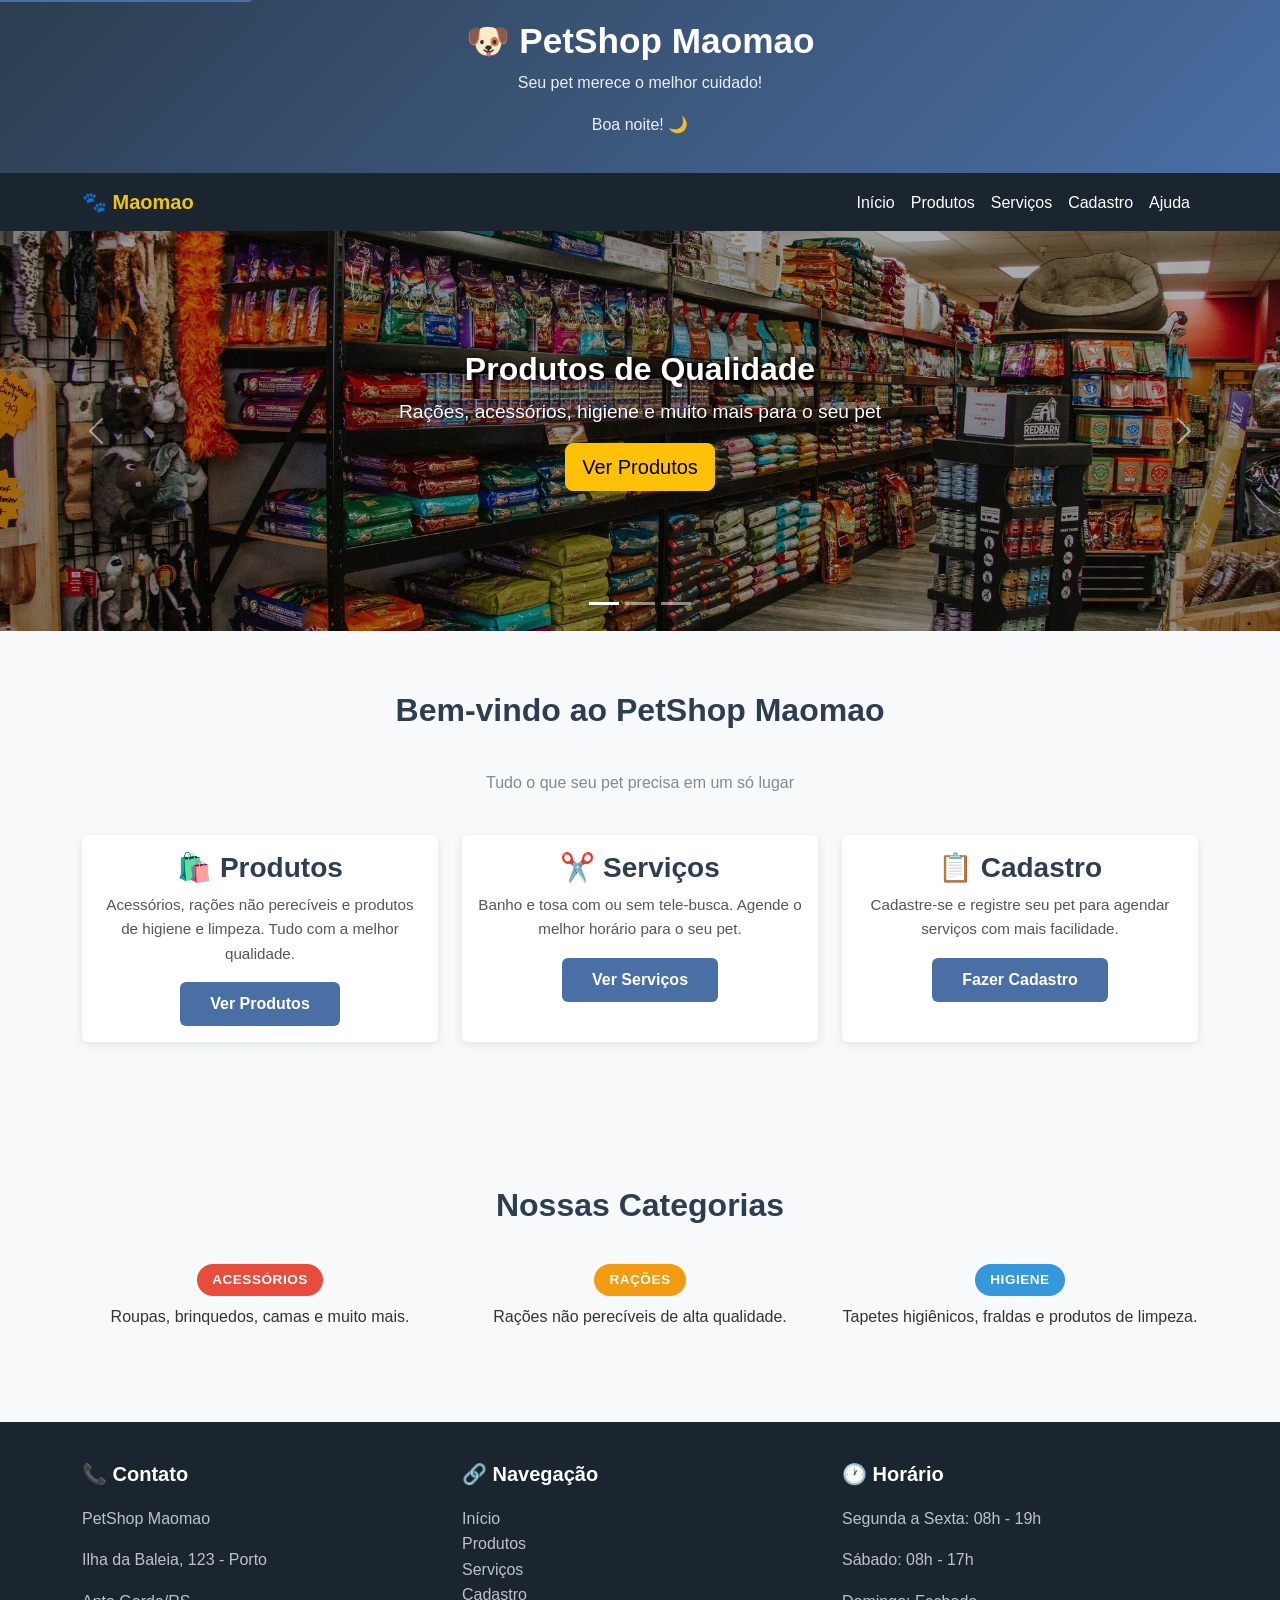
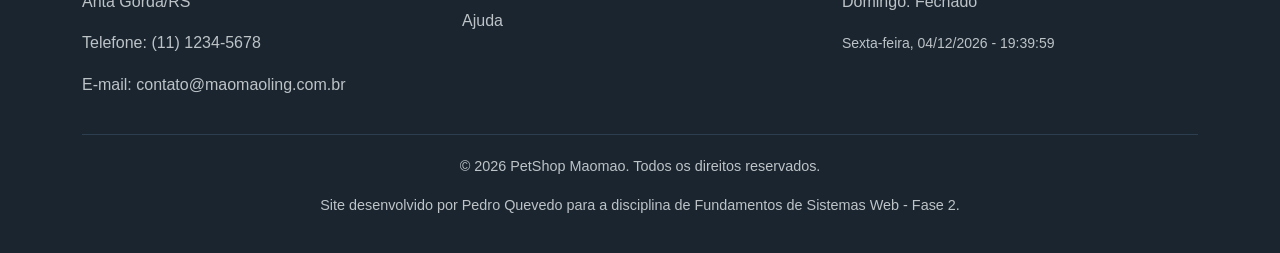
<file: index.html>
<!DOCTYPE html>
<html lang="pt-BR">
<head>
    <meta charset="UTF-8">
    <meta name="viewport" content="width=device-width, initial-scale=1.0">
    <title>PetShop Maomao - Página Inicial</title>

    <!-- ===== BOOTSTRAP 5 CSS (via CDN) ===== -->
    <link href="https://cdn.jsdelivr.net/npm/bootstrap@5.3.0/dist/css/bootstrap.min.css" rel="stylesheet">
    <!-- ===== CSS PERSONALIZADO ===== -->
    <link href="css/style.css" rel="stylesheet">
</head>
<body>

    <!-- ===== SKIP LINK (ACESSIBILIDADE) ===== -->
    <!-- Permite que leitores de tela pulem direto para o conteúdo principal -->
    <a href="#conteudo-principal" class="skip-link">Pular para o conteúdo principal</a>

    <!-- ===== CABEÇALHO ===== -->
    <header class="header-bg text-center">
        <div class="container">
            <h1>🐶 PetShop Maomao</h1>
            <p>Seu pet merece o melhor cuidado!</p>
            <!-- Saudação dinâmica (preenchida via JavaScript) -->
            <p id="saudacao" aria-live="polite"></p>
        </div>
    </header>

    <!-- ===== MENU DE NAVEGAÇÃO (Bootstrap Navbar) ===== -->
    <nav class="navbar navbar-expand-lg navbar-dark navbar-maomao sticky-top">
        <div class="container">
            <a class="navbar-brand" href="index.html">🐾 Maomao</a>
            <button class="navbar-toggler" type="button" data-bs-toggle="collapse"
                    data-bs-target="#navbarNav" aria-controls="navbarNav"
                    aria-expanded="false" aria-label="Abrir menu de navegação">
                <span class="navbar-toggler-icon"></span>
            </button>
            <div class="collapse navbar-collapse" id="navbarNav">
                <ul class="navbar-nav ms-auto">
                    <li class="nav-item">
                        <a class="nav-link active" aria-current="page" href="index.html">Início</a>
                    </li>
                    <li class="nav-item">
                        <a class="nav-link" href="produtos.html">Produtos</a>
                    </li>
                    <li class="nav-item">
                        <a class="nav-link" href="servicos.html">Serviços</a>
                    </li>
                    <li class="nav-item">
                        <a class="nav-link" href="cadastro.html">Cadastro</a>
                    </li>
                    <li class="nav-item">
                        <a class="nav-link" href="ajuda.html">Ajuda</a>
                    </li>
                </ul>
            </div>
        </div>
    </nav>

    <!-- ===== CONTEÚDO PRINCIPAL ===== -->
    <main id="conteudo-principal">

        <!-- ===== CARROSSEL DE BANNERS (Bootstrap Carousel) ===== -->
        <!-- Atributos alt com audiodescrição para acessibilidade -->
        <div id="carouselMaomao" class="carousel slide carousel-fade"
             data-bs-ride="carousel" data-bs-interval="4000">
            <!-- Indicadores do carrossel -->
            <div class="carousel-indicators">
                <button type="button" data-bs-target="#carouselMaomao"
                        data-bs-slide-to="0" class="active"
                        aria-label="Slide 1: Produtos do petshop"></button>
                <button type="button" data-bs-target="#carouselMaomao"
                        data-bs-slide-to="1"
                        aria-label="Slide 2: Serviços de banho e tosa"></button>
                <button type="button" data-bs-target="#carouselMaomao"
                        data-bs-slide-to="2"
                        aria-label="Slide 3: Cadastro de clientes"></button>
            </div>

            <!-- Slides do carrossel -->
            <div class="carousel-inner">
                <!-- Slide 1: Produtos -->
                <div class="carousel-item active">
                    <img src="imagens/banner1.jpg" class="d-block w-100"
                         alt="Banner mostrando diversos produtos para pets incluindo racoes, brinquedos e acessorios dispostos em prateleiras de uma petshop com iluminacao clara">
                    <div class="carousel-caption">
                        <h3>Produtos de Qualidade</h3>
                        <p>Rações, acessórios, higiene e muito mais para o seu pet</p>
                        <a href="produtos.html" class="btn btn-warning btn-lg">Ver Produtos</a>
                    </div>
                </div>

                <!-- Slide 2: Serviços -->
                <div class="carousel-item">
                    <img src="imagens/banner2.jpg" class="d-block w-100"
                         alt="Banner mostrando um cachorro recebendo banho e tosa em um salao de petshop com profissional gentil secando o pelo do animal">
                    <div class="carousel-caption">
                        <h3>Banho e Tosa</h3>
                        <p>Serviços completos com ou sem tele-busca para sua comodidade</p>
                        <a href="servicos.html" class="btn btn-warning btn-lg">Agendar Serviço</a>
                    </div>
                </div>

                <!-- Slide 3: Cadastro -->
                <div class="carousel-item">
                    <img src="imagens/banner3.jpg" class="d-block w-100"
                         alt="Banner mostrando uma pessoa sorrindo abraçando seu cachorro, representando o vinculo entre dono e pet ao se cadastrar no petshop">
                    <div class="carousel-caption">
                        <h3>Faça seu Cadastro</h3>
                        <p>Cadastre-se e garanta o melhor cuidado para o seu melhor amigo</p>
                        <a href="cadastro.html" class="btn btn-warning btn-lg">Cadastrar</a>
                    </div>
                </div>
            </div>

            <!-- Controles de navegação do carrossel -->
            <button class="carousel-control-prev" type="button"
                    data-bs-target="#carouselMaomao" data-bs-slide="prev">
                <span class="carousel-control-prev-icon" aria-hidden="true"></span>
                <span class="visually-hidden">Anterior</span>
            </button>
            <button class="carousel-control-next" type="button"
                    data-bs-target="#carouselMaomao" data-bs-slide="next">
                <span class="carousel-control-next-icon" aria-hidden="true"></span>
                <span class="visually-hidden">Próximo</span>
            </button>
        </div>

        <!-- ===== SEÇÃO DE BOAS-VINDAS ===== -->
        <section class="section-padding">
            <div class="container">
                <h2 class="section-title">Bem-vindo ao PetShop Maomao</h2>
                <p class="section-subtitle">Tudo o que seu pet precisa em um só lugar</p>

                <div class="row text-center">
                    <!-- Card: Produtos -->
                    <div class="col-md-4 mb-4">
                        <div class="card card-produto">
                            <div class="card-body">
                                <h3 class="card-title">🛍️ Produtos</h3>
                                <p class="card-text">
                                    Acessórios, rações não perecíveis e produtos
                                    de higiene e limpeza. Tudo com a melhor qualidade.
                                </p>
                                <a href="produtos.html" class="btn btn-maomao">
                                    Ver Produtos
                                </a>
                            </div>
                        </div>
                    </div>

                    <!-- Card: Serviços -->
                    <div class="col-md-4 mb-4">
                        <div class="card card-produto">
                            <div class="card-body">
                                <h3 class="card-title">✂️ Serviços</h3>
                                <p class="card-text">
                                    Banho e tosa com ou sem tele-busca.
                                    Agende o melhor horário para o seu pet.
                                </p>
                                <a href="servicos.html" class="btn btn-maomao">
                                    Ver Serviços
                                </a>
                            </div>
                        </div>
                    </div>

                    <!-- Card: Cadastro -->
                    <div class="col-md-4 mb-4">
                        <div class="card card-produto">
                            <div class="card-body">
                                <h3 class="card-title">📋 Cadastro</h3>
                                <p class="card-text">
                                    Cadastre-se e registre seu pet para agendar
                                    serviços com mais facilidade.
                                </p>
                                <a href="cadastro.html" class="btn btn-maomao">
                                    Fazer Cadastro
                                </a>
                            </div>
                        </div>
                    </div>
                </div>
            </div>
        </section>

        <!-- ===== SEÇÃO DE CATEGORIAS ===== -->
        <section class="section-padding bg-light">
            <div class="container">
                <h2 class="section-title">Nossas Categorias</h2>
                <div class="row">
                    <div class="col-md-4 text-center mb-3">
                        <span class="categoria-badge badge-acessorios">Acessórios</span>
                        <p class="mt-2">Roupas, brinquedos, camas e muito mais.</p>
                    </div>
                    <div class="col-md-4 text-center mb-3">
                        <span class="categoria-badge badge-racoes">Rações</span>
                        <p class="mt-2">Rações não perecíveis de alta qualidade.</p>
                    </div>
                    <div class="col-md-4 text-center mb-3">
                        <span class="categoria-badge badge-higiene">Higiene</span>
                        <p class="mt-2">Tapetes higiênicos, fraldas e produtos de limpeza.</p>
                    </div>
                </div>
            </div>
        </section>
    </main>

    <!-- ===== RODAPÉ ===== -->
    <footer class="footer-bg">
        <div class="container">
            <div class="row">
                <!-- Coluna 1: Contato -->
                <div class="col-md-4">
                    <h5>📞 Contato</h5>
                    <address>
                        <p>PetShop Maomao</p>
                        <p>Ilha da Baleia, 123 - Porto</p>
                        <p>Anta Gorda/RS</p>
                        <p>Telefone: (11) 1234-5678</p>
                        <p>E-mail: contato@maomaoling.com.br</p>
                    </address>
                </div>

                <!-- Coluna 2: Navegação -->
                <div class="col-md-4">
                    <h5>🔗 Navegação</h5>
                    <ul class="list-unstyled">
                        <li><a href="index.html">Início</a></li>
                        <li><a href="produtos.html">Produtos</a></li>
                        <li><a href="servicos.html">Serviços</a></li>
                        <li><a href="cadastro.html">Cadastro</a></li>
                        <li><a href="ajuda.html">Ajuda</a></li>
                    </ul>
                </div>

                <!-- Coluna 3: Horário de Funcionamento -->
                <div class="col-md-4">
                    <h5>🕐 Horário</h5>
                    <p>Segunda a Sexta: 08h - 19h</p>
                    <p>Sábado: 08h - 17h</p>
                    <p>Domingo: Fechado</p>
                    <!-- Data e hora atual (atualizada via JavaScript) -->
                    <p><small id="data-hora" aria-label="Data e hora atual"></small></p>
                </div>
            </div>

            <!-- Direitos autorais -->
            <div class="footer-copyright">
                <p>&copy; 2026 PetShop Maomao. Todos os direitos reservados.</p>
                <p>Site desenvolvido por Pedro Quevedo para a disciplina de Fundamentos de Sistemas Web - Fase 2.</p>
            </div>
        </div>
    </footer>

    <!-- ===== BOOTSTRAP 5 JS (via CDN) ===== -->
    <script src="https://cdn.jsdelivr.net/npm/bootstrap@5.3.0/dist/js/bootstrap.bundle.min.js"></script>
    <!-- ===== JAVASCRIPT PERSONALIZADO ===== -->
    <script src="js/script.js"></script>
</body>
</html>
</file>
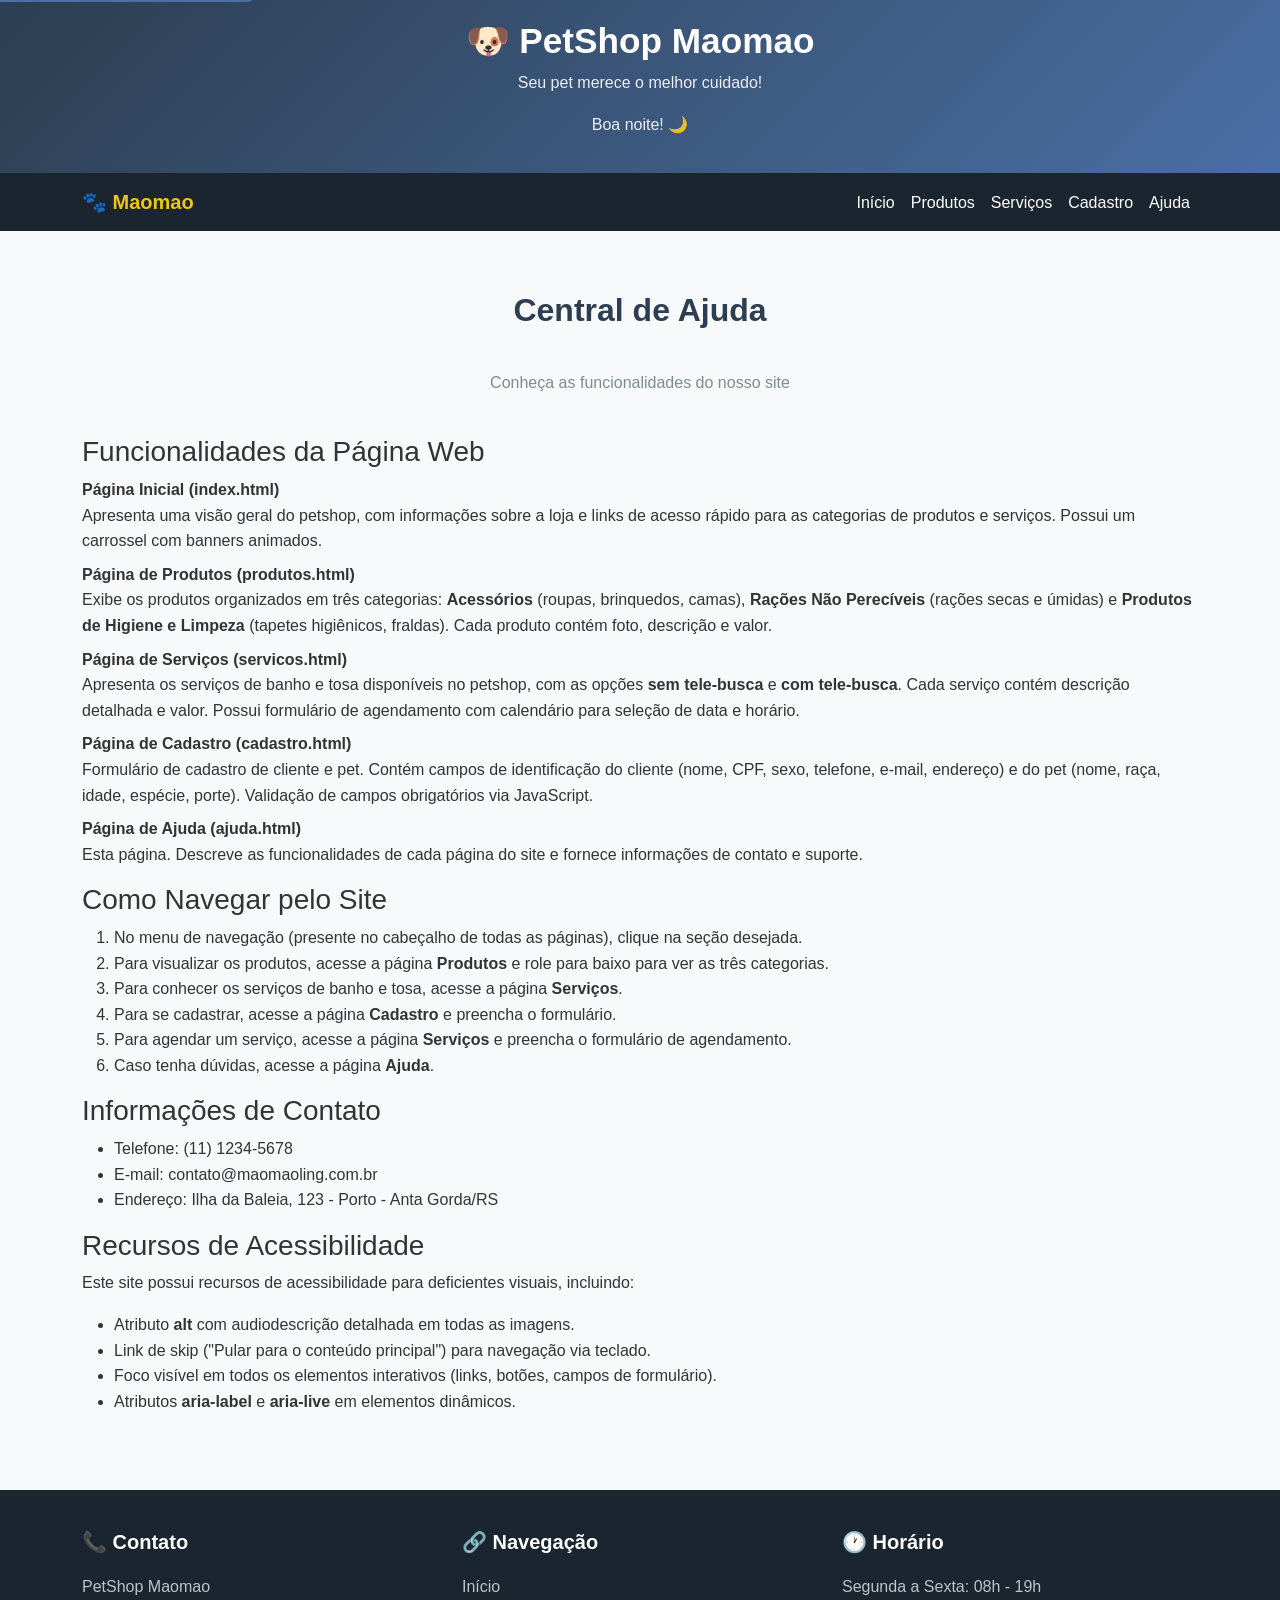
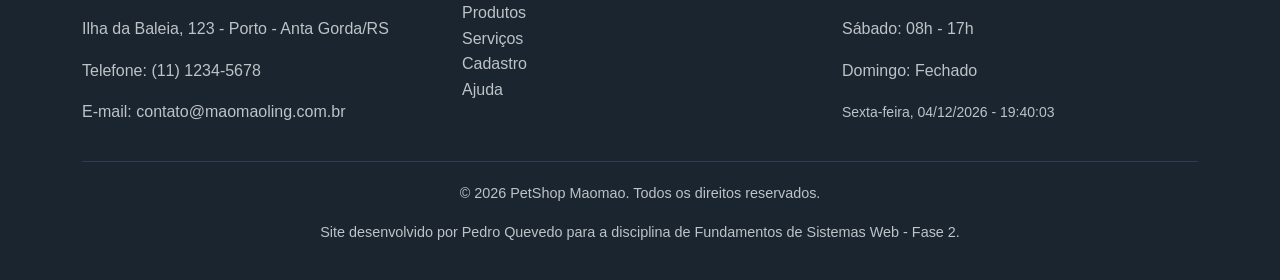
<file: ajuda.html>
<!DOCTYPE html>
<html lang="pt-BR">
<head>
    <meta charset="UTF-8">
    <meta name="viewport" content="width=device-width, initial-scale=1.0">
    <title>PetShop Maomao - Ajuda</title>

    <!-- ===== BOOTSTRAP 5 CSS ===== -->
    <link href="https://cdn.jsdelivr.net/npm/bootstrap@5.3.0/dist/css/bootstrap.min.css" rel="stylesheet">
    <!-- ===== CSS PERSONALIZADO ===== -->
    <link href="css/style.css" rel="stylesheet">
</head>
<body>

    <!-- ===== SKIP LINK (ACESSIBILIDADE) ===== -->
    <a href="#conteudo-principal" class="skip-link">Pular para o conteúdo principal</a>

    <!-- ===== CABEÇALHO ===== -->
    <header class="header-bg text-center">
        <div class="container">
            <h1>🐶 PetShop Maomao</h1>
            <p>Seu pet merece o melhor cuidado!</p>
            <p id="saudacao" aria-live="polite"></p>
        </div>
    </header>

    <!-- ===== MENU DE NAVEGAÇÃO ===== -->
    <nav class="navbar navbar-expand-lg navbar-dark navbar-maomao sticky-top">
        <div class="container">
            <a class="navbar-brand" href="index.html">🐾 Maomao</a>
            <button class="navbar-toggler" type="button" data-bs-toggle="collapse"
                    data-bs-target="#navbarNav" aria-controls="navbarNav"
                    aria-expanded="false" aria-label="Abrir menu de navegação">
                <span class="navbar-toggler-icon"></span>
            </button>
            <div class="collapse navbar-collapse" id="navbarNav">
                <ul class="navbar-nav ms-auto">
                    <li class="nav-item"><a class="nav-link" href="index.html">Início</a></li>
                    <li class="nav-item"><a class="nav-link" href="produtos.html">Produtos</a></li>
                    <li class="nav-item"><a class="nav-link" href="servicos.html">Serviços</a></li>
                    <li class="nav-item"><a class="nav-link" href="cadastro.html">Cadastro</a></li>
                    <li class="nav-item"><a class="nav-link active" aria-current="page" href="ajuda.html">Ajuda</a></li>
                </ul>
            </div>
        </div>
    </nav>

    <!-- ===== CONTEÚDO PRINCIPAL ===== -->
    <main id="conteudo-principal" class="section-padding">
        <div class="container">
            <h2 class="section-title">Central de Ajuda</h2>
            <p class="section-subtitle">Conheça as funcionalidades do nosso site</p>

            <h3>Funcionalidades da Página Web</h3>
            <dl>
                <dt>Página Inicial (index.html)</dt>
                <dd>
                    Apresenta uma visão geral do petshop, com informações sobre
                    a loja e links de acesso rápido para as categorias de produtos
                    e serviços. Possui um carrossel com banners animados.
                </dd>

                <dt>Página de Produtos (produtos.html)</dt>
                <dd>
                    Exibe os produtos organizados em três categorias:
                    <strong>Acessórios</strong> (roupas, brinquedos, camas),
                    <strong>Rações Não Perecíveis</strong> (rações secas e úmidas) e
                    <strong>Produtos de Higiene e Limpeza</strong> (tapetes higiênicos,
                    fraldas). Cada produto contém foto, descrição e valor.
                </dd>

                <dt>Página de Serviços (servicos.html)</dt>
                <dd>
                    Apresenta os serviços de banho e tosa disponíveis no petshop,
                    com as opções <strong>sem tele-busca</strong> e
                    <strong>com tele-busca</strong>. Cada serviço contém descrição
                    detalhada e valor. Possui formulário de agendamento com
                    calendário para seleção de data e horário.
                </dd>

                <dt>Página de Cadastro (cadastro.html)</dt>
                <dd>
                    Formulário de cadastro de cliente e pet. Contém campos de
                    identificação do cliente (nome, CPF, sexo, telefone, e-mail,
                    endereço) e do pet (nome, raça, idade, espécie, porte).
                    Validação de campos obrigatórios via JavaScript.
                </dd>

                <dt>Página de Ajuda (ajuda.html)</dt>
                <dd>
                    Esta página. Descreve as funcionalidades de cada página do site
                    e fornece informações de contato e suporte.
                </dd>
            </dl>

            <h3>Como Navegar pelo Site</h3>
            <ol>
                <li>No menu de navegação (presente no cabeçalho de todas as páginas), clique na seção desejada.</li>
                <li>Para visualizar os produtos, acesse a página <strong>Produtos</strong> e role para baixo para ver as três categorias.</li>
                <li>Para conhecer os serviços de banho e tosa, acesse a página <strong>Serviços</strong>.</li>
                <li>Para se cadastrar, acesse a página <strong>Cadastro</strong> e preencha o formulário.</li>
                <li>Para agendar um serviço, acesse a página <strong>Serviços</strong> e preencha o formulário de agendamento.</li>
                <li>Caso tenha dúvidas, acesse a página <strong>Ajuda</strong>.</li>
            </ol>

            <h3>Informações de Contato</h3>
            <ul>
                <li>Telefone: (11) 1234-5678</li>
                <li>E-mail: contato@maomaoling.com.br</li>
                <li>Endereço: Ilha da Baleia, 123 - Porto - Anta Gorda/RS</li>
            </ul>

            <h3>Recursos de Acessibilidade</h3>
            <p>
                Este site possui recursos de acessibilidade para deficientes visuais,
                incluindo:
            </p>
            <ul>
                <li>Atributo <strong>alt</strong> com audiodescrição detalhada em todas as imagens.</li>
                <li>Link de skip ("Pular para o conteúdo principal") para navegação via teclado.</li>
                <li>Foco visível em todos os elementos interativos (links, botões, campos de formulário).</li>
                <li>Atributos <strong>aria-label</strong> e <strong>aria-live</strong> em elementos dinâmicos.</li>
            </ul>
        </div>
    </main>

    <!-- ===== RODAPÉ ===== -->
    <footer class="footer-bg">
        <div class="container">
            <div class="row">
                <div class="col-md-4">
                    <h5>📞 Contato</h5>
                    <address>
                        <p>PetShop Maomao</p>
                        <p>Ilha da Baleia, 123 - Porto - Anta Gorda/RS</p>
                        <p>Telefone: (11) 1234-5678</p>
                        <p>E-mail: contato@maomaoling.com.br</p>
                    </address>
                </div>
                <div class="col-md-4">
                    <h5>🔗 Navegação</h5>
                    <ul class="list-unstyled">
                        <li><a href="index.html">Início</a></li>
                        <li><a href="produtos.html">Produtos</a></li>
                        <li><a href="servicos.html">Serviços</a></li>
                        <li><a href="cadastro.html">Cadastro</a></li>
                        <li><a href="ajuda.html">Ajuda</a></li>
                    </ul>
                </div>
                <div class="col-md-4">
                    <h5>🕐 Horário</h5>
                    <p>Segunda a Sexta: 08h - 19h</p>
                    <p>Sábado: 08h - 17h</p>
                    <p>Domingo: Fechado</p>
                    <p><small id="data-hora" aria-label="Data e hora atual"></small></p>
                </div>
            </div>
            <div class="footer-copyright">
                <p>&copy; 2026 PetShop Maomao. Todos os direitos reservados.</p>
                <p>Site desenvolvido por Pedro Quevedo para a disciplina de Fundamentos de Sistemas Web - Fase 2.</p>
            </div>
        </div>
    </footer>

    <script src="https://cdn.jsdelivr.net/npm/bootstrap@5.3.0/dist/js/bootstrap.bundle.min.js"></script>
    <script src="js/script.js"></script>
</body>
</html>
</file>
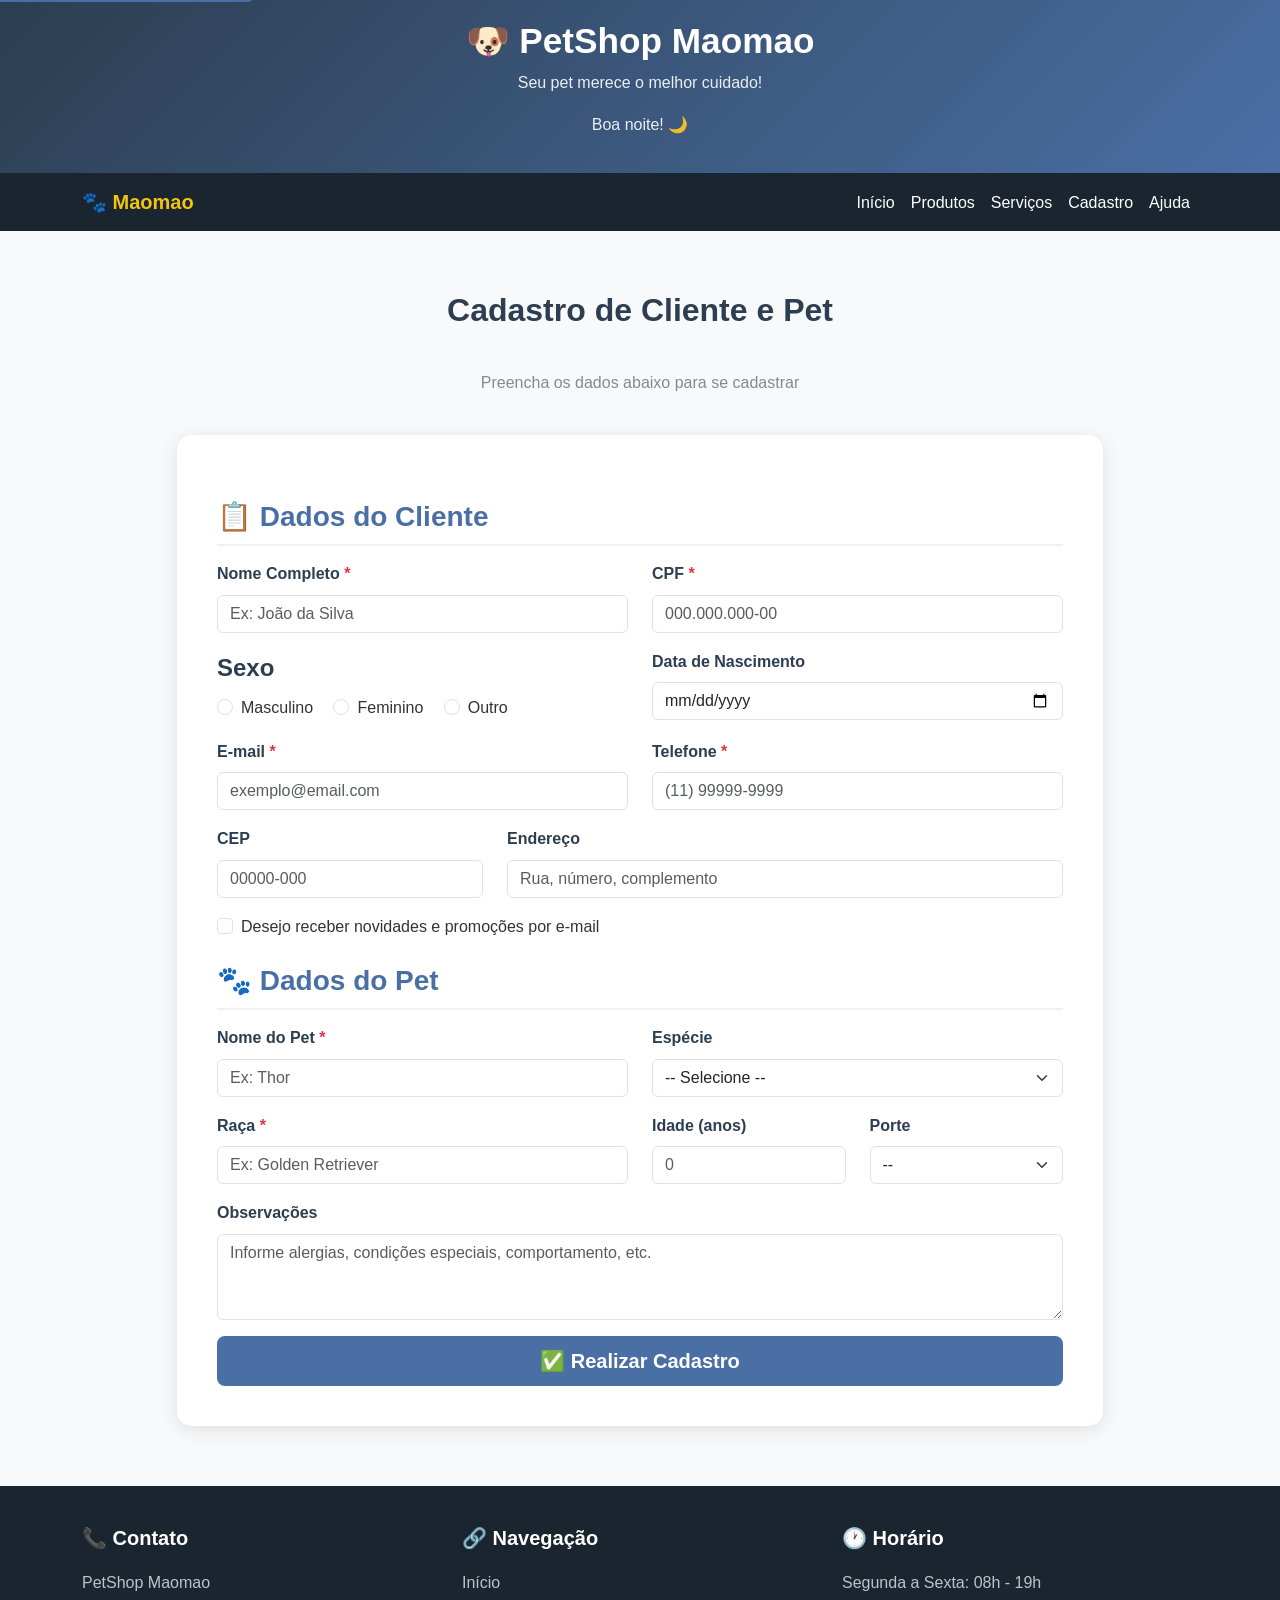
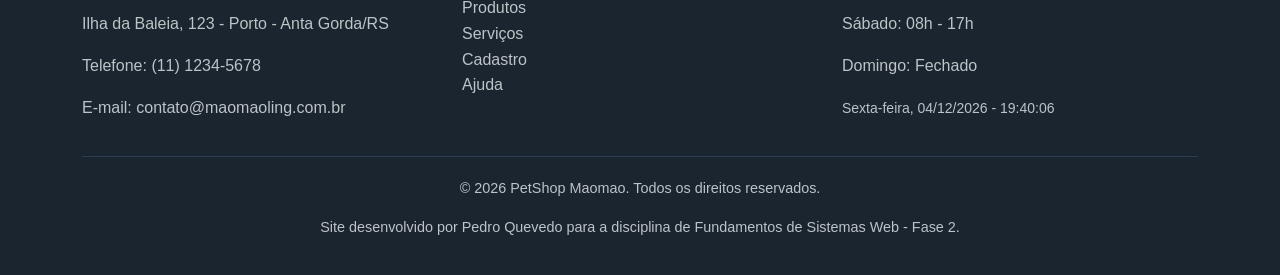
<file: cadastro.html>
<!DOCTYPE html>
<html lang="pt-BR">
<head>
    <meta charset="UTF-8">
    <meta name="viewport" content="width=device-width, initial-scale=1.0">
    <title>PetShop Maomao - Cadastro</title>

    <!-- ===== BOOTSTRAP 5 CSS ===== -->
    <link href="https://cdn.jsdelivr.net/npm/bootstrap@5.3.0/dist/css/bootstrap.min.css" rel="stylesheet">
    <!-- ===== CSS PERSONALIZADO ===== -->
    <link href="css/style.css" rel="stylesheet">
</head>
<body>

    <!-- ===== SKIP LINK (ACESSIBILIDADE) ===== -->
    <a href="#conteudo-principal" class="skip-link">Pular para o conteúdo principal</a>

    <!-- ===== CABEÇALHO ===== -->
    <header class="header-bg text-center">
        <div class="container">
            <h1>🐶 PetShop Maomao</h1>
            <p>Seu pet merece o melhor cuidado!</p>
            <p id="saudacao" aria-live="polite"></p>
        </div>
    </header>

    <!-- ===== MENU DE NAVEGAÇÃO ===== -->
    <nav class="navbar navbar-expand-lg navbar-dark navbar-maomao sticky-top">
        <div class="container">
            <a class="navbar-brand" href="index.html">🐾 Maomao</a>
            <button class="navbar-toggler" type="button" data-bs-toggle="collapse"
                    data-bs-target="#navbarNav" aria-controls="navbarNav"
                    aria-expanded="false" aria-label="Abrir menu de navegação">
                <span class="navbar-toggler-icon"></span>
            </button>
            <div class="collapse navbar-collapse" id="navbarNav">
                <ul class="navbar-nav ms-auto">
                    <li class="nav-item"><a class="nav-link" href="index.html">Início</a></li>
                    <li class="nav-item"><a class="nav-link" href="produtos.html">Produtos</a></li>
                    <li class="nav-item"><a class="nav-link" href="servicos.html">Serviços</a></li>
                    <li class="nav-item"><a class="nav-link active" aria-current="page" href="cadastro.html">Cadastro</a></li>
                    <li class="nav-item"><a class="nav-link" href="ajuda.html">Ajuda</a></li>
                </ul>
            </div>
        </div>
    </nav>

    <!-- ===== CONTEÚDO PRINCIPAL ===== -->
    <main id="conteudo-principal" class="section-padding">
        <div class="container">
            <div class="row justify-content-center">
                <div class="col-md-10">

                    <h2 class="section-title">Cadastro de Cliente e Pet</h2>
                    <p class="section-subtitle">Preencha os dados abaixo para se cadastrar</p>

                    <div class="form-container">

                        <!--
                            FORMULÁRIO DE CADASTRO
                            Elementos utilizados:
                            - input: text, email, tel, number, date
                            - select
                            - radio button (sexo)
                            - checkbox (autorizações)
                            - textarea (observações)
                            - placeholder em todos os campos
                            - campos obrigatórios (required)
                            Validação via JavaScript (função validarCadastro)
                        -->
                        <form id="form-cadastro"
                              onsubmit="return validarCadastro()"
                              novalidate
                              aria-label="Formulário de cadastro de cliente e pet">

                            <!-- ===== DADOS DO CLIENTE ===== -->
                            <h3 class="form-section-title">📋 Dados do Cliente</h3>

                            <div class="row">
                                <!-- Nome completo -->
                                <div class="col-md-6 mb-3">
                                    <label for="nome" class="form-label">
                                        Nome Completo <span class="text-danger">*</span>
                                    </label>
                                    <input type="text" class="form-control" id="nome"
                                           name="nome" placeholder="Ex: João da Silva"
                                           required aria-required="true">
                                </div>

                                <!-- CPF -->
                                <div class="col-md-6 mb-3">
                                    <label for="cpf" class="form-label">
                                        CPF <span class="text-danger">*</span>
                                    </label>
                                    <input type="text" class="form-control" id="cpf"
                                           name="cpf" placeholder="000.000.000-00"
                                           maxlength="14" required aria-required="true"
                                           pattern="\d{3}\.?\d{3}\.?\d{3}-?\d{2}">
                                </div>
                            </div>

                            <div class="row">
                                <!-- Sexo (Radio Buttons) -->
                                <div class="col-md-6 mb-3">
                                    <fieldset>
                                        <legend class="form-label">Sexo</legend>
                                        <div class="form-check form-check-inline">
                                            <input class="form-check-input" type="radio"
                                                   name="sexo" id="sexo-m" value="masculino">
                                            <label class="form-check-label" for="sexo-m">Masculino</label>
                                        </div>
                                        <div class="form-check form-check-inline">
                                            <input class="form-check-input" type="radio"
                                                   name="sexo" id="sexo-f" value="feminino">
                                            <label class="form-check-label" for="sexo-f">Feminino</label>
                                        </div>
                                        <div class="form-check form-check-inline">
                                            <input class="form-check-input" type="radio"
                                                   name="sexo" id="sexo-o" value="outro">
                                            <label class="form-check-label" for="sexo-o">Outro</label>
                                        </div>
                                    </fieldset>
                                </div>

                                <!-- Data de Nascimento -->
                                <div class="col-md-6 mb-3">
                                    <label for="nascimento" class="form-label">Data de Nascimento</label>
                                    <input type="date" class="form-control" id="nascimento"
                                           name="nascimento">
                                </div>
                            </div>

                            <div class="row">
                                <!-- E-mail -->
                                <div class="col-md-6 mb-3">
                                    <label for="email" class="form-label">
                                        E-mail <span class="text-danger">*</span>
                                    </label>
                                    <input type="email" class="form-control" id="email"
                                           name="email" placeholder="exemplo@email.com"
                                           required aria-required="true">
                                </div>

                                <!-- Telefone -->
                                <div class="col-md-6 mb-3">
                                    <label for="telefone" class="form-label">
                                        Telefone <span class="text-danger">*</span>
                                    </label>
                                    <input type="tel" class="form-control" id="telefone"
                                           name="telefone" placeholder="(11) 99999-9999"
                                           required aria-required="true">
                                </div>
                            </div>

                            <div class="row">
                                <!-- CEP -->
                                <div class="col-md-4 mb-3">
                                    <label for="cep" class="form-label">CEP</label>
                                    <input type="text" class="form-control" id="cep"
                                           name="cep" placeholder="00000-000" maxlength="9">
                                </div>

                                <!-- Endereço -->
                                <div class="col-md-8 mb-3">
                                    <label for="endereco" class="form-label">Endereço</label>
                                    <input type="text" class="form-control" id="endereco"
                                           name="endereco" placeholder="Rua, número, complemento">
                                </div>
                            </div>

                            <!-- Checkbox: receber novidades -->
                            <div class="mb-3">
                                <div class="form-check">
                                    <input class="form-check-input" type="checkbox"
                                           id="novidades" name="novidades">
                                    <label class="form-check-label" for="novidades">
                                        Desejo receber novidades e promoções por e-mail
                                    </label>
                                </div>
                            </div>

                            <!-- ===== DADOS DO PET ===== -->
                            <h3 class="form-section-title">🐾 Dados do Pet</h3>

                            <div class="row">
                                <!-- Nome do Pet -->
                                <div class="col-md-6 mb-3">
                                    <label for="nome-pet" class="form-label">
                                        Nome do Pet <span class="text-danger">*</span>
                                    </label>
                                    <input type="text" class="form-control" id="nome-pet"
                                           name="nome-pet" placeholder="Ex: Thor"
                                           required aria-required="true">
                                </div>

                                <!-- Espécie (Select) -->
                                <div class="col-md-6 mb-3">
                                    <label for="especie-pet" class="form-label">Espécie</label>
                                    <select class="form-select" id="especie-pet" name="especie-pet">
                                        <option value="">-- Selecione --</option>
                                        <option value="cao">Cão</option>
                                        <option value="gato">Gato</option>
                                        <option value="ave">Ave</option>
                                        <option value="outro">Outro</option>
                                    </select>
                                </div>
                            </div>

                            <div class="row">
                                <!-- Raça -->
                                <div class="col-md-6 mb-3">
                                    <label for="raca-pet" class="form-label">
                                        Raça <span class="text-danger">*</span>
                                    </label>
                                    <input type="text" class="form-control" id="raca-pet"
                                           name="raca-pet" placeholder="Ex: Golden Retriever"
                                           required aria-required="true">
                                </div>

                                <!-- Idade (Number) -->
                                <div class="col-md-3 mb-3">
                                    <label for="idade-pet" class="form-label">Idade (anos)</label>
                                    <input type="number" class="form-control" id="idade-pet"
                                           name="idade-pet" min="0" max="30"
                                           placeholder="0">
                                </div>

                                <!-- Porte (Select) -->
                                <div class="col-md-3 mb-3">
                                    <label for="porte-pet" class="form-label">Porte</label>
                                    <select class="form-select" id="porte-pet" name="porte-pet">
                                        <option value="">--</option>
                                        <option value="pequeno">Pequeno</option>
                                        <option value="medio">Médio</option>
                                        <option value="grande">Grande</option>
                                    </select>
                                </div>
                            </div>

                            <!-- Observações (Textarea) -->
                            <div class="mb-3">
                                <label for="observacoes" class="form-label">Observações</label>
                                <textarea class="form-control" id="observacoes"
                                          name="observacoes" rows="3"
                                          placeholder="Informe alergias, condições especiais, comportamento, etc."></textarea>
                            </div>

                            <!-- Botão de Envio -->
                            <div class="d-grid">
                                <button type="submit" class="btn btn-maomao btn-lg">
                                    ✅ Realizar Cadastro
                                </button>
                            </div>
                        </form>

                        <!-- Área de mensagem (preenchida via JavaScript) -->
                        <div id="mensagem-cadastro" role="alert" aria-live="assertive"></div>

                    </div>
                </div>
            </div>
        </div>
    </main>

    <!-- ===== RODAPÉ ===== -->
    <footer class="footer-bg">
        <div class="container">
            <div class="row">
                <div class="col-md-4">
                    <h5>📞 Contato</h5>
                    <address>
                        <p>PetShop Maomao</p>
                        <p>Ilha da Baleia, 123 - Porto - Anta Gorda/RS</p>
                        <p>Telefone: (11) 1234-5678</p>
                        <p>E-mail: contato@maomaoling.com.br</p>
                    </address>
                </div>
                <div class="col-md-4">
                    <h5>🔗 Navegação</h5>
                    <ul class="list-unstyled">
                        <li><a href="index.html">Início</a></li>
                        <li><a href="produtos.html">Produtos</a></li>
                        <li><a href="servicos.html">Serviços</a></li>
                        <li><a href="cadastro.html">Cadastro</a></li>
                        <li><a href="ajuda.html">Ajuda</a></li>
                    </ul>
                </div>
                <div class="col-md-4">
                    <h5>🕐 Horário</h5>
                    <p>Segunda a Sexta: 08h - 19h</p>
                    <p>Sábado: 08h - 17h</p>
                    <p>Domingo: Fechado</p>
                    <p><small id="data-hora" aria-label="Data e hora atual"></small></p>
                </div>
            </div>
            <div class="footer-copyright">
                <p>&copy; 2026 PetShop Maomao. Todos os direitos reservados.</p>
                <p>Site desenvolvido por Pedro Quevedo para a disciplina de Fundamentos de Sistemas Web - Fase 2.</p>
            </div>
        </div>
    </footer>

    <script src="https://cdn.jsdelivr.net/npm/bootstrap@5.3.0/dist/js/bootstrap.bundle.min.js"></script>
    <script src="js/script.js"></script>
</body>
</html>
</file>
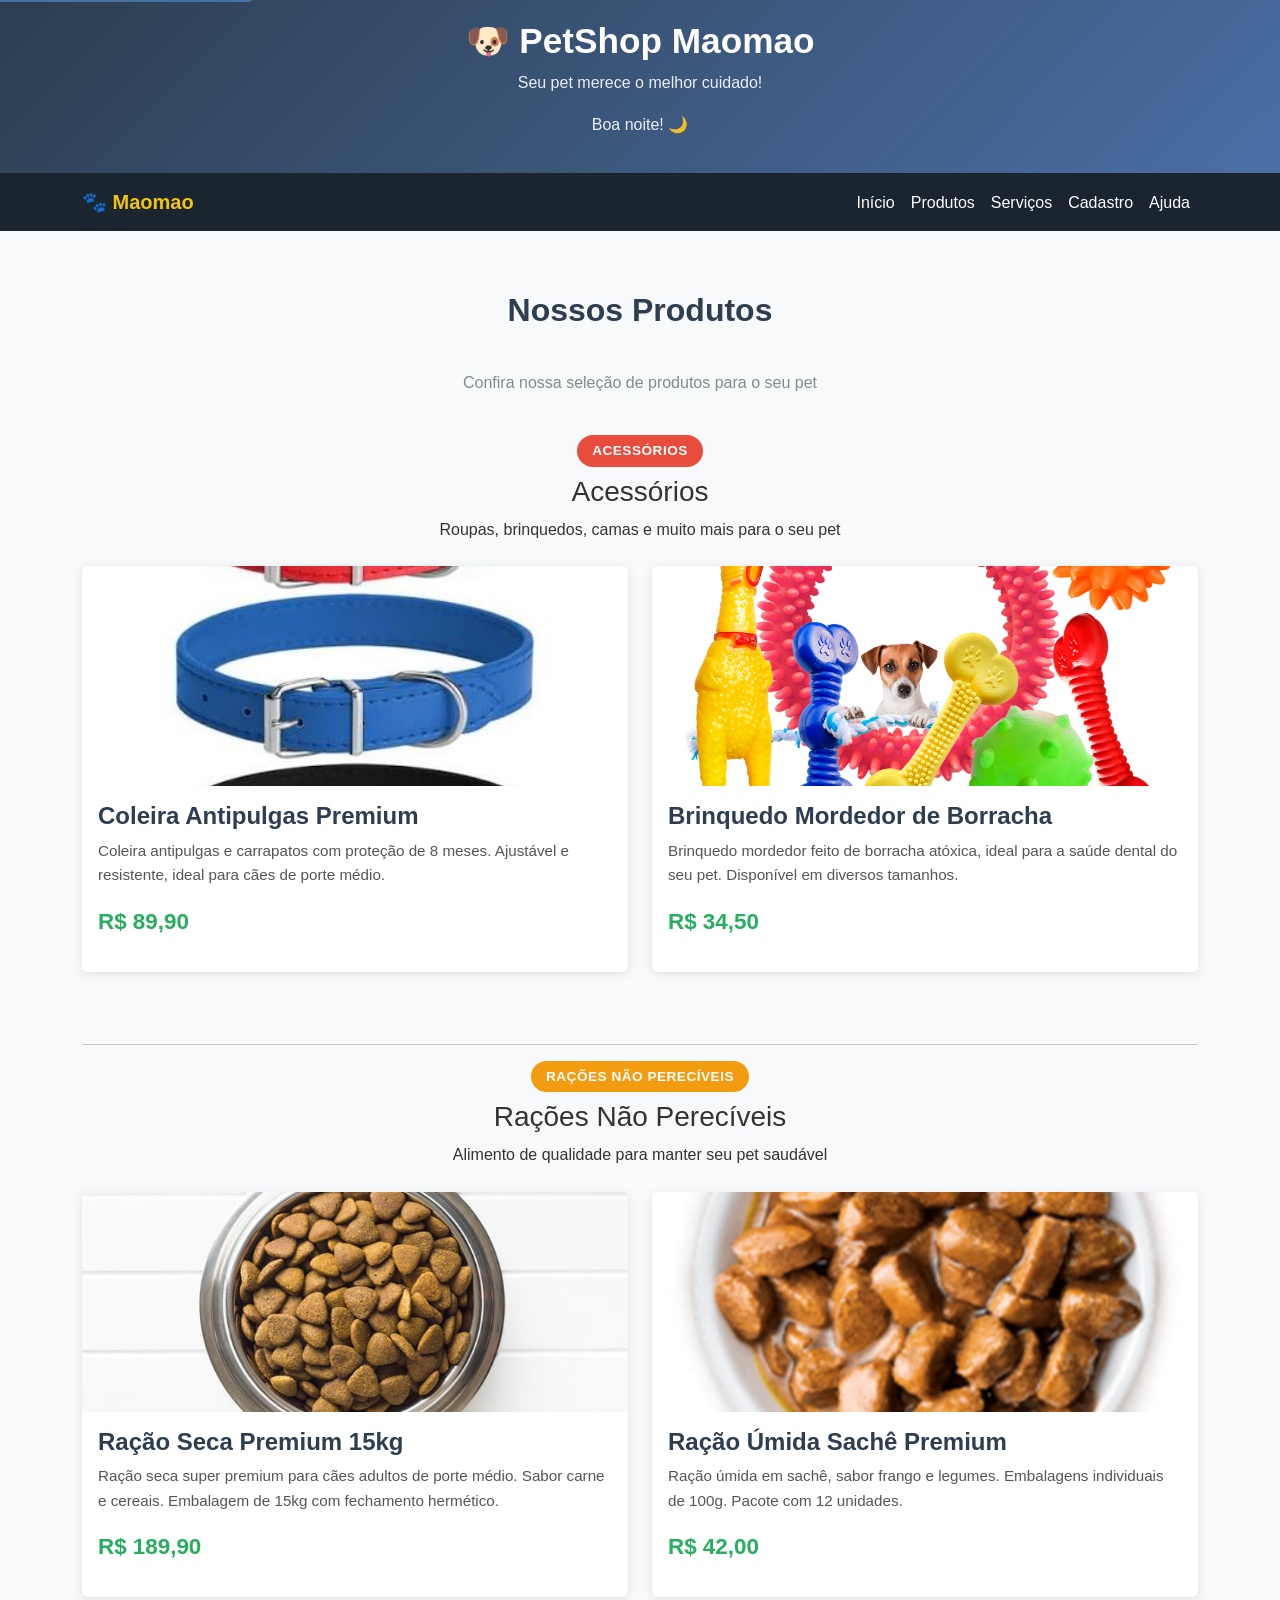
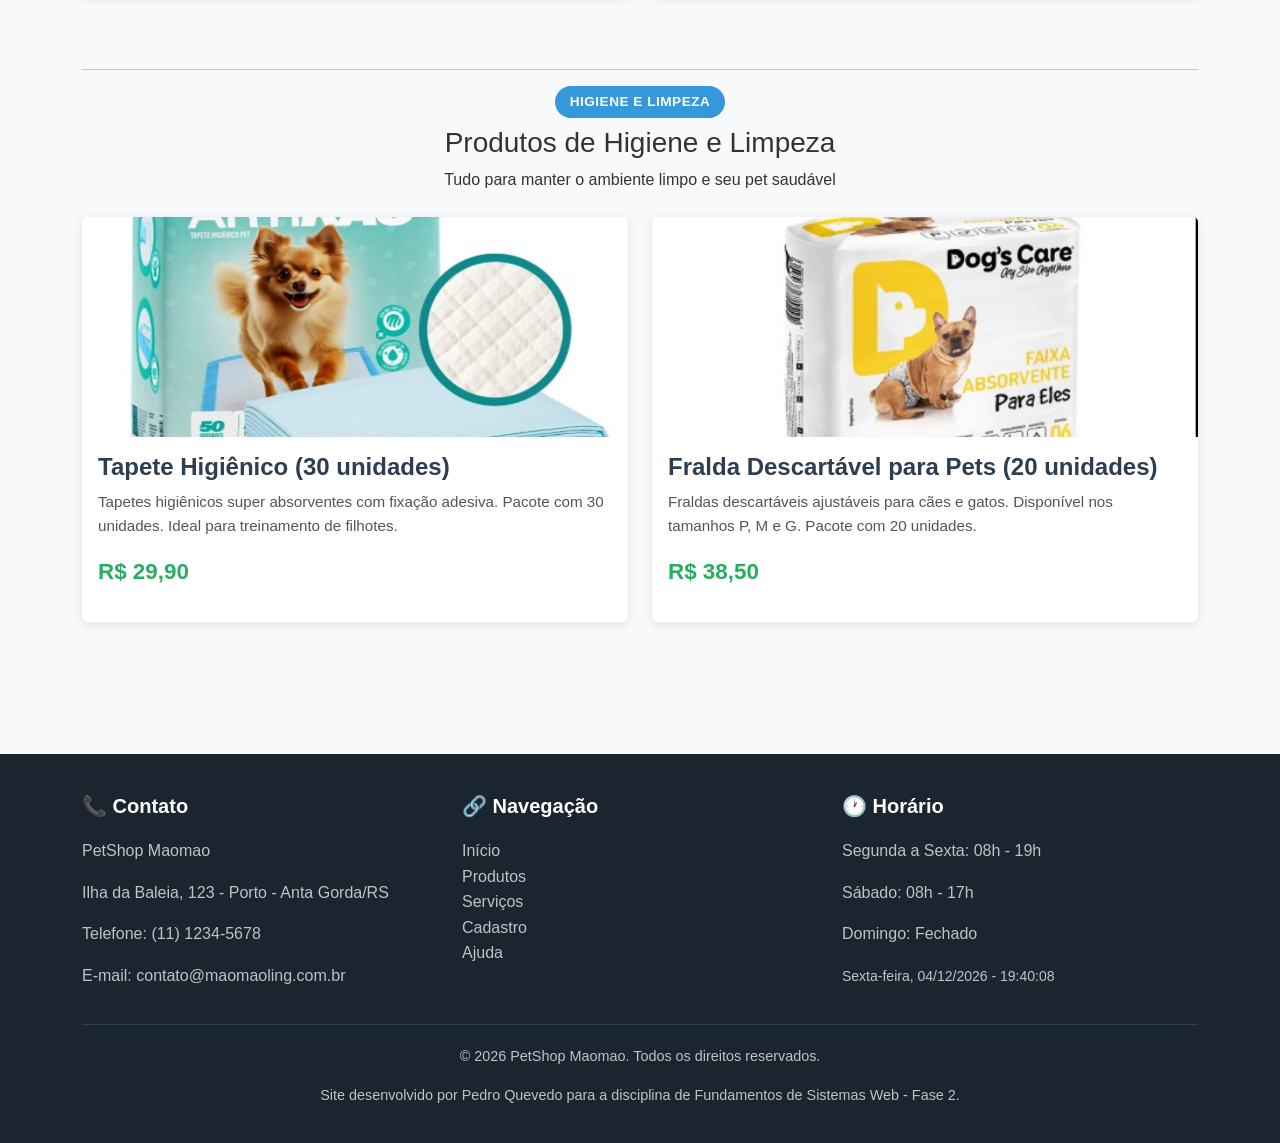
<file: produtos.html>
<!DOCTYPE html>
<html lang="pt-BR">
<head>
    <meta charset="UTF-8">
    <meta name="viewport" content="width=device-width, initial-scale=1.0">
    <title>PetShop Maomao - Produtos</title>

    <!-- ===== BOOTSTRAP 5 CSS ===== -->
    <link href="https://cdn.jsdelivr.net/npm/bootstrap@5.3.0/dist/css/bootstrap.min.css" rel="stylesheet">
    <!-- ===== CSS PERSONALIZADO ===== -->
    <link href="css/style.css" rel="stylesheet">
</head>
<body>

    <!-- ===== SKIP LINK (ACESSIBILIDADE) ===== -->
    <a href="#conteudo-principal" class="skip-link">Pular para o conteúdo principal</a>

    <!-- ===== CABEÇALHO ===== -->
    <header class="header-bg text-center">
        <div class="container">
            <h1>🐶 PetShop Maomao</h1>
            <p>Seu pet merece o melhor cuidado!</p>
            <p id="saudacao" aria-live="polite"></p>
        </div>
    </header>

    <!-- ===== MENU DE NAVEGAÇÃO ===== -->
    <nav class="navbar navbar-expand-lg navbar-dark navbar-maomao sticky-top">
        <div class="container">
            <a class="navbar-brand" href="index.html">🐾 Maomao</a>
            <button class="navbar-toggler" type="button" data-bs-toggle="collapse"
                    data-bs-target="#navbarNav" aria-controls="navbarNav"
                    aria-expanded="false" aria-label="Abrir menu de navegação">
                <span class="navbar-toggler-icon"></span>
            </button>
            <div class="collapse navbar-collapse" id="navbarNav">
                <ul class="navbar-nav ms-auto">
                    <li class="nav-item"><a class="nav-link" href="index.html">Início</a></li>
                    <li class="nav-item"><a class="nav-link active" aria-current="page" href="produtos.html">Produtos</a></li>
                    <li class="nav-item"><a class="nav-link" href="servicos.html">Serviços</a></li>
                    <li class="nav-item"><a class="nav-link" href="cadastro.html">Cadastro</a></li>
                    <li class="nav-item"><a class="nav-link" href="ajuda.html">Ajuda</a></li>
                </ul>
            </div>
        </div>
    </nav>

    <!-- ===== CONTEÚDO PRINCIPAL ===== -->
    <main id="conteudo-principal" class="section-padding">
        <div class="container">

            <h2 class="section-title">Nossos Produtos</h2>
            <p class="section-subtitle">Confira nossa seleção de produtos para o seu pet</p>

            <!-- ===== CATEGORIA 1: ACESSÓRIOS ===== -->
            <section id="acessorios" class="mb-5">
                <div class="text-center mb-4">
                    <span class="categoria-badge badge-acessorios">Acessórios</span>
                    <h3 class="mt-2">Acessórios</h3>
                    <p>Roupas, brinquedos, camas e muito mais para o seu pet</p>
                </div>

                <div class="row">
                    <!-- Produto 1: Coleira -->
                    <div class="col-md-6 mb-4">
                        <div class="card card-produto">
                            <img src="imagens/coleira.jpg"
                                 class="card-img-top"
                                 alt="Foto de uma coleira antipulgas premium de cor azul com fecho metalico e ajustavel para cachorros de porte medio, protegendo contra pulgas e carrapatos por 8 meses">
                            <div class="card-body">
                                <h4 class="card-title">Coleira Antipulgas Premium</h4>
                                <p class="card-text">
                                    Coleira antipulgas e carrapatos com proteção de 8 meses.
                                    Ajustável e resistente, ideal para cães de porte médio.
                                </p>
                                <p class="preco">R$ 89,90</p>
                            </div>
                        </div>
                    </div>

                    <!-- Produto 2: Brinquedo -->
                    <div class="col-md-6 mb-4">
                        <div class="card card-produto">
                            <img src="imagens/brinquedo.jpg"
                                 class="card-img-top"
                                 alt="Foto de um brinquedo mordedor de borracha na cor vermelha em formato de osso, ideal para saude dental de cachorros de diversos tamanhos">
                            <div class="card-body">
                                <h4 class="card-title">Brinquedo Mordedor de Borracha</h4>
                                <p class="card-text">
                                    Brinquedo mordedor feito de borracha atóxica, ideal para
                                    a saúde dental do seu pet. Disponível em diversos tamanhos.
                                </p>
                                <p class="preco">R$ 34,50</p>
                            </div>
                        </div>
                    </div>
                </div>
            </section>

            <hr>

            <!-- ===== CATEGORIA 2: RAÇÕES ===== -->
            <section id="racoes" class="mb-5">
                <div class="text-center mb-4">
                    <span class="categoria-badge badge-racoes">Rações Não Perecíveis</span>
                    <h3 class="mt-2">Rações Não Perecíveis</h3>
                    <p>Alimento de qualidade para manter seu pet saudável</p>
                </div>

                <div class="row">
                    <!-- Produto 3: Ração Seca -->
                    <div class="col-md-6 mb-4">
                        <div class="card card-produto">
                            <img src="imagens/racao-seca.jpg"
                                 class="card-img-top"
                                 alt="Foto de um saco de racao seca premium de 15kg para caes adultos com imagem de um cachorro feliz na embalagem, sabor carne e cereais">
                            <div class="card-body">
                                <h4 class="card-title">Ração Seca Premium 15kg</h4>
                                <p class="card-text">
                                    Ração seca super premium para cães adultos de porte médio.
                                    Sabor carne e cereais. Embalagem de 15kg com fechamento hermético.
                                </p>
                                <p class="preco">R$ 189,90</p>
                            </div>
                        </div>
                    </div>

                    <!-- Produto 4: Ração Úmida -->
                    <div class="col-md-6 mb-4">
                        <div class="card card-produto">
                            <img src="imagens/racao-umida.jpg"
                                 class="card-img-top"
                                 alt="Foto de saches de racao umida premium sabor frango e legumes para pets, embalagens individuais de 100 gramas, pacote com 12 unidades">
                            <div class="card-body">
                                <h4 class="card-title">Ração Úmida Sachê Premium</h4>
                                <p class="card-text">
                                    Ração úmida em sachê, sabor frango e legumes.
                                    Embalagens individuais de 100g. Pacote com 12 unidades.
                                </p>
                                <p class="preco">R$ 42,00</p>
                            </div>
                        </div>
                    </div>
                </div>
            </section>

            <hr>

            <!-- ===== CATEGORIA 3: HIGIENE E LIMPEZA ===== -->
            <section id="higiene" class="mb-5">
                <div class="text-center mb-4">
                    <span class="categoria-badge badge-higiene">Higiene e Limpeza</span>
                    <h3 class="mt-2">Produtos de Higiene e Limpeza</h3>
                    <p>Tudo para manter o ambiente limpo e seu pet saudável</p>
                </div>

                <div class="row">
                    <!-- Produto 5: Tapete Higiênico -->
                    <div class="col-md-6 mb-4">
                        <div class="card card-produto">
                            <img src="imagens/tapete-higienico.jpg"
                                 class="card-img-top"
                                 alt="Foto de um pacote com 30 unidades de tapetes higienicos super absorventes para pets com fixacao adesiva, ideal para treinamento de filhotes">
                            <div class="card-body">
                                <h4 class="card-title">Tapete Higiênico (30 unidades)</h4>
                                <p class="card-text">
                                    Tapetes higiênicos super absorventes com fixação adesiva.
                                    Pacote com 30 unidades. Ideal para treinamento de filhotes.
                                </p>
                                <p class="preco">R$ 29,90</p>
                            </div>
                        </div>
                    </div>

                    <!-- Produto 6: Fralda -->
                    <div class="col-md-6 mb-4">
                        <div class="card card-produto">
                            <img src="imagens/fralda.jpg"
                                 class="card-img-top"
                                 alt="Foto de um pacote com 20 fraldas descartaveis ajustaveis para caes e gatos nos tamanhos pequeno, medio e grande">
                            <div class="card-body">
                                <h4 class="card-title">Fralda Descartável para Pets (20 unidades)</h4>
                                <p class="card-text">
                                    Fraldas descartáveis ajustáveis para cães e gatos.
                                    Disponível nos tamanhos P, M e G. Pacote com 20 unidades.
                                </p>
                                <p class="preco">R$ 38,50</p>
                            </div>
                        </div>
                    </div>
                </div>
            </section>

        </div>
    </main>

    <!-- ===== RODAPÉ ===== -->
    <footer class="footer-bg">
        <div class="container">
            <div class="row">
                <div class="col-md-4">
                    <h5>📞 Contato</h5>
                    <address>
                        <p>PetShop Maomao</p>
                        <p>Ilha da Baleia, 123 - Porto - Anta Gorda/RS</p>
                        <p>Telefone: (11) 1234-5678</p>
                        <p>E-mail: contato@maomaoling.com.br</p>
                    </address>
                </div>
                <div class="col-md-4">
                    <h5>🔗 Navegação</h5>
                    <ul class="list-unstyled">
                        <li><a href="index.html">Início</a></li>
                        <li><a href="produtos.html">Produtos</a></li>
                        <li><a href="servicos.html">Serviços</a></li>
                        <li><a href="cadastro.html">Cadastro</a></li>
                        <li><a href="ajuda.html">Ajuda</a></li>
                    </ul>
                </div>
                <div class="col-md-4">
                    <h5>🕐 Horário</h5>
                    <p>Segunda a Sexta: 08h - 19h</p>
                    <p>Sábado: 08h - 17h</p>
                    <p>Domingo: Fechado</p>
                    <p><small id="data-hora" aria-label="Data e hora atual"></small></p>
                </div>
            </div>
            <div class="footer-copyright">
                <p>&copy; 2026 PetShop Maomao. Todos os direitos reservados.</p>
                <p>Site desenvolvido por Pedro Quevedo para a disciplina de Fundamentos de Sistemas Web - Fase 2.</p>
            </div>
        </div>
    </footer>

    <!-- ===== BOOTSTRAP 5 JS ===== -->
    <script src="https://cdn.jsdelivr.net/npm/bootstrap@5.3.0/dist/js/bootstrap.bundle.min.js"></script>
    <script src="js/script.js"></script>
</body>
</html>
</file>
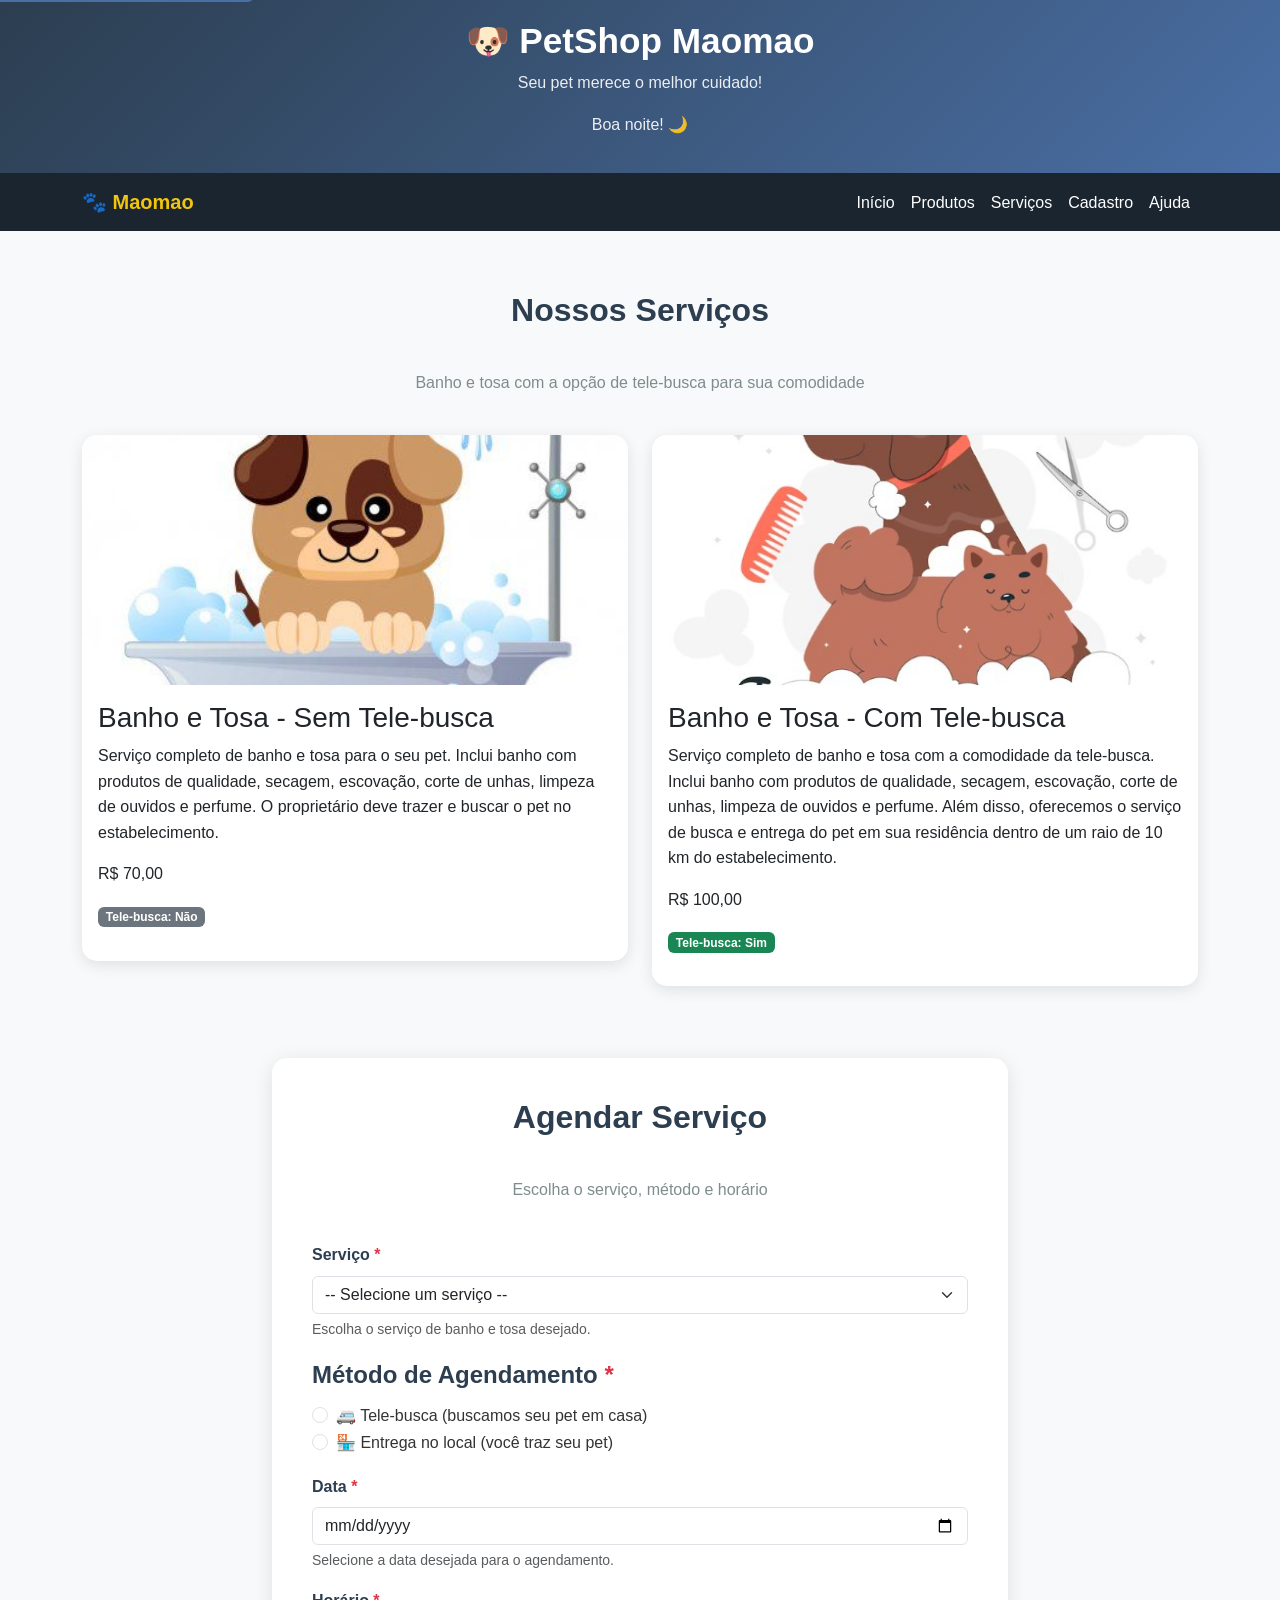
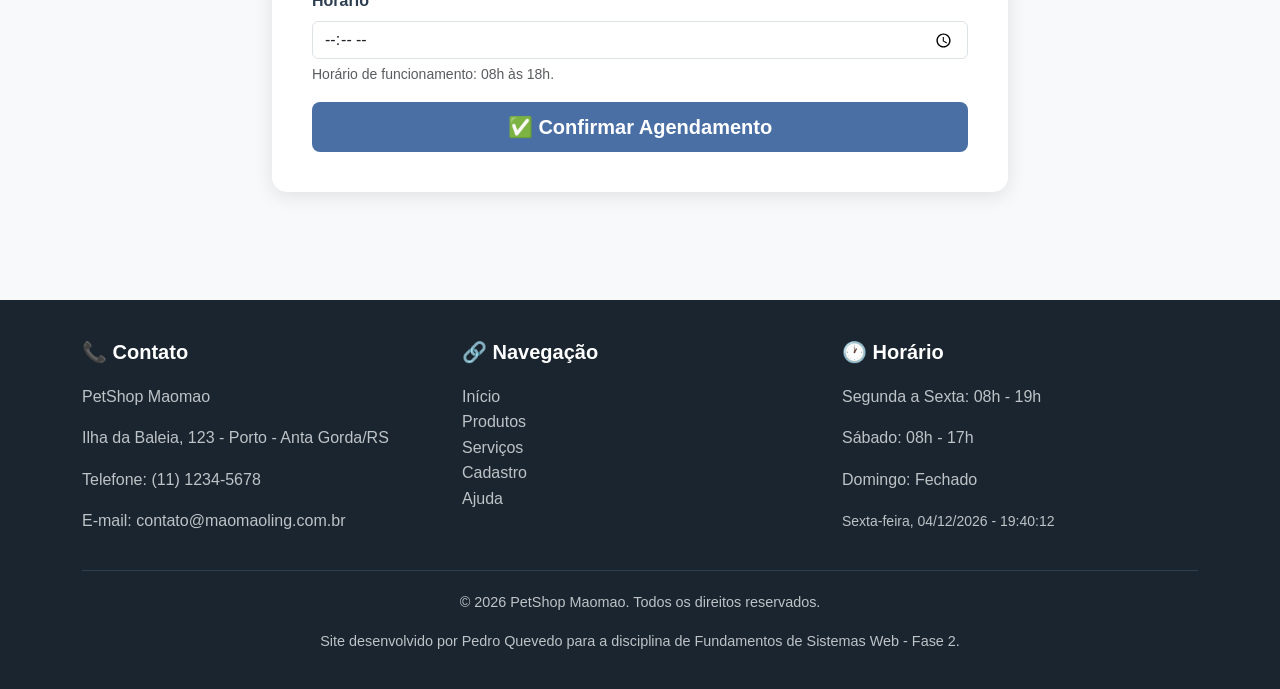
<file: servicos.html>
<!DOCTYPE html>
<html lang="pt-BR">
<head>
    <meta charset="UTF-8">
    <meta name="viewport" content="width=device-width, initial-scale=1.0">
    <title>PetShop Maomao - Serviços e Agendamento</title>

    <!-- ===== BOOTSTRAP 5 CSS ===== -->
    <link href="https://cdn.jsdelivr.net/npm/bootstrap@5.3.0/dist/css/bootstrap.min.css" rel="stylesheet">
    <!-- ===== CSS PERSONALIZADO ===== -->
    <link href="css/style.css" rel="stylesheet">
</head>
<body>

    <!-- ===== SKIP LINK (ACESSIBILIDADE) ===== -->
    <a href="#conteudo-principal" class="skip-link">Pular para o conteúdo principal</a>

    <!-- ===== CABEÇALHO ===== -->
    <header class="header-bg text-center">
        <div class="container">
            <h1>🐶 PetShop Maomao</h1>
            <p>Seu pet merece o melhor cuidado!</p>
            <p id="saudacao" aria-live="polite"></p>
        </div>
    </header>

    <!-- ===== MENU DE NAVEGAÇÃO ===== -->
    <nav class="navbar navbar-expand-lg navbar-dark navbar-maomao sticky-top">
        <div class="container">
            <a class="navbar-brand" href="index.html">🐾 Maomao</a>
            <button class="navbar-toggler" type="button" data-bs-toggle="collapse"
                    data-bs-target="#navbarNav" aria-controls="navbarNav"
                    aria-expanded="false" aria-label="Abrir menu de navegação">
                <span class="navbar-toggler-icon"></span>
            </button>
            <div class="collapse navbar-collapse" id="navbarNav">
                <ul class="navbar-nav ms-auto">
                    <li class="nav-item"><a class="nav-link" href="index.html">Início</a></li>
                    <li class="nav-item"><a class="nav-link" href="produtos.html">Produtos</a></li>
                    <li class="nav-item"><a class="nav-link active" aria-current="page" href="servicos.html">Serviços</a></li>
                    <li class="nav-item"><a class="nav-link" href="cadastro.html">Cadastro</a></li>
                    <li class="nav-item"><a class="nav-link" href="ajuda.html">Ajuda</a></li>
                </ul>
            </div>
        </div>
    </nav>

    <!-- ===== CONTEÚDO PRINCIPAL ===== -->
    <main id="conteudo-principal" class="section-padding">
        <div class="container">

            <h2 class="section-title">Nossos Serviços</h2>
            <p class="section-subtitle">Banho e tosa com a opção de tele-busca para sua comodidade</p>

            <!-- ===== CARDS DE SERVIÇOS ===== -->
            <div class="row mb-5">
                <!-- Serviço 1: Sem Tele-busca -->
                <div class="col-md-6 mb-4">
                    <div class="card card-servico">
                        <img src="imagens/banho-tosa.jpg"
                             class="card-img-top"
                             alt="Foto de um cachorro recebendo banho e tosa em um salao de petshop com profissional utilizando secador e produtos de qualidade, o dono traz e busca o pet no estabelecimento, sem servico de tele-busca">
                        <div class="card-body">
                            <h3 class="card-title">Banho e Tosa - Sem Tele-busca</h3>
                            <p class="card-text">
                                Serviço completo de banho e tosa para o seu pet. Inclui banho com
                                produtos de qualidade, secagem, escovação, corte de unhas, limpeza
                                de ouvidos e perfume. O proprietário deve trazer e buscar o pet
                                no estabelecimento.
                            </p>
                            <p class="preco">R$ 70,00</p>
                            <p><span class="badge bg-secondary">Tele-busca: Não</span></p>
                        </div>
                    </div>
                </div>

                <!-- Serviço 2: Com Tele-busca -->
                <div class="col-md-6 mb-4">
                    <div class="card card-servico">
                        <img src="imagens/banho-tosa-tele.jpg"
                             class="card-img-top"
                             alt="Foto de um cachorro sendo transportado em veiculo do petshop para o servico de banho e tosa com tele-busca, profissional recolhendo o pet na residencia do dono dentro de um raio de 10 km">
                        <div class="card-body">
                            <h3 class="card-title">Banho e Tosa - Com Tele-busca</h3>
                            <p class="card-text">
                                Serviço completo de banho e tosa com a comodidade da tele-busca.
                                Inclui banho com produtos de qualidade, secagem, escovação,
                                corte de unhas, limpeza de ouvidos e perfume. Além disso,
                                oferecemos o serviço de busca e entrega do pet em sua residência
                                dentro de um raio de 10 km do estabelecimento.
                            </p>
                            <p class="preco">R$ 100,00</p>
                            <p><span class="badge bg-success">Tele-busca: Sim</span></p>
                        </div>
                    </div>
                </div>
            </div>

            <!-- ===== FORMULÁRIO DE AGENDAMENTO ===== -->
            <section id="agendamento" class="mb-5">
                <div class="row justify-content-center">
                    <div class="col-md-8">
                        <div class="form-container">
                            <h2 class="section-title">Agendar Serviço</h2>
                            <p class="section-subtitle">Escolha o serviço, método e horário</p>

                            <!--
                                FORMULÁRIO DE AGENDAMENTO
                                - Seleção do serviço (select)
                                - Método: tele-busca ou entrega no local (radio buttons)
                                - Data (date - calendário)
                                - Horário (time)
                                Validação via JavaScript (função validarAgendamento)
                            -->
                            <form id="form-agendamento"
                                  onsubmit="return validarAgendamento()"
                                  novalidate
                                  aria-label="Formulário de agendamento de serviços">

                                <!-- Seleção do Serviço -->
                                <div class="mb-3">
                                    <label for="servico-agendamento" class="form-label">
                                        Serviço <span class="text-danger">*</span>
                                    </label>
                                    <select class="form-select" id="servico-agendamento"
                                            name="servico" required
                                            aria-required="true"
                                            aria-describedby="help-servico">
                                        <option value="">-- Selecione um serviço --</option>
                                        <option value="banho-tosa-sem">
                                            Banho e Tosa - Sem Tele-busca (R$ 70,00)
                                        </option>
                                        <option value="banho-tosa-com">
                                            Banho e Tosa - Com Tele-busca (R$ 100,00)
                                        </option>
                                    </select>
                                    <div id="help-servico" class="form-text">
                                        Escolha o serviço de banho e tosa desejado.
                                    </div>
                                </div>

                                <!-- Método de Agendamento (Radio Buttons) -->
                                <fieldset class="mb-3">
                                    <legend class="form-label">
                                        Método de Agendamento <span class="text-danger">*</span>
                                    </legend>
                                    <div class="form-check">
                                        <input class="form-check-input" type="radio"
                                               name="metodo" id="metodo-tele" value="tele-busca">
                                        <label class="form-check-label" for="metodo-tele">
                                            🚐 Tele-busca (buscamos seu pet em casa)
                                        </label>
                                    </div>
                                    <div class="form-check">
                                        <input class="form-check-input" type="radio"
                                               name="metodo" id="metodo-local" value="entrega-local">
                                        <label class="form-check-label" for="metodo-local">
                                            🏪 Entrega no local (você traz seu pet)
                                        </label>
                                    </div>
                                </fieldset>

                                <!-- Data do Agendamento (calendário) -->
                                <div class="mb-3">
                                    <label for="data-agendamento" class="form-label">
                                        Data <span class="text-danger">*</span>
                                    </label>
                                    <input type="date" class="form-control"
                                           id="data-agendamento" name="data" required
                                           aria-required="true"
                                           aria-describedby="help-data">
                                    <div id="help-data" class="form-text">
                                        Selecione a data desejada para o agendamento.
                                    </div>
                                </div>

                                <!-- Horário do Agendamento -->
                                <div class="mb-3">
                                    <label for="horario-agendamento" class="form-label">
                                        Horário <span class="text-danger">*</span>
                                    </label>
                                    <input type="time" class="form-control"
                                           id="horario-agendamento" name="horario"
                                           min="08:00" max="18:00" required
                                           aria-required="true"
                                           aria-describedby="help-horario">
                                    <div id="help-horario" class="form-text">
                                        Horário de funcionamento: 08h às 18h.
                                    </div>
                                </div>

                                <!-- Botão de Envio -->
                                <div class="d-grid">
                                    <button type="submit" class="btn btn-maomao btn-lg">
                                        ✅ Confirmar Agendamento
                                    </button>
                                </div>
                            </form>

                            <!-- Área de mensagem (preenchida via JavaScript) -->
                            <div id="mensagem-agendamento" role="alert" aria-live="assertive"></div>
                        </div>
                    </div>
                </div>
            </section>

        </div>
    </main>

    <!-- ===== RODAPÉ ===== -->
    <footer class="footer-bg">
        <div class="container">
            <div class="row">
                <div class="col-md-4">
                    <h5>📞 Contato</h5>
                    <address>
                        <p>PetShop Maomao</p>
                        <p>Ilha da Baleia, 123 - Porto - Anta Gorda/RS</p>
                        <p>Telefone: (11) 1234-5678</p>
                        <p>E-mail: contato@maomaoling.com.br</p>
                    </address>
                </div>
                <div class="col-md-4">
                    <h5>🔗 Navegação</h5>
                    <ul class="list-unstyled">
                        <li><a href="index.html">Início</a></li>
                        <li><a href="produtos.html">Produtos</a></li>
                        <li><a href="servicos.html">Serviços</a></li>
                        <li><a href="cadastro.html">Cadastro</a></li>
                        <li><a href="ajuda.html">Ajuda</a></li>
                    </ul>
                </div>
                <div class="col-md-4">
                    <h5>🕐 Horário</h5>
                    <p>Segunda a Sexta: 08h - 19h</p>
                    <p>Sábado: 08h - 17h</p>
                    <p>Domingo: Fechado</p>
                    <p><small id="data-hora" aria-label="Data e hora atual"></small></p>
                </div>
            </div>
            <div class="footer-copyright">
                <p>&copy; 2026 PetShop Maomao. Todos os direitos reservados.</p>
                <p>Site desenvolvido por Pedro Quevedo para a disciplina de Fundamentos de Sistemas Web - Fase 2.</p>
            </div>
        </div>
    </footer>

    <script src="https://cdn.jsdelivr.net/npm/bootstrap@5.3.0/dist/js/bootstrap.bundle.min.js"></script>
    <script src="js/script.js"></script>
</body>
</html>
</file>
<file: css/style.css>
/* ===== RESET E CONFIGURAÇÕES GERAIS ===== */
* {
    margin: 0;
    padding: 0;
    box-sizing: border-box;
}

/* ===== BODY ===== */
body {
    font-family: 'Segoe UI', Tahoma, Geneva, Verdana, sans-serif;
    background-color: #f8f9fa;
    color: #333;
    line-height: 1.6;
}

/* ===== CABEÇALHO ===== */
.header-bg {
    background: linear-gradient(135deg, #2c3e50, #4a6fa5);
    color: white;
    padding: 20px 0;
}

.header-bg h1 {
    font-size: 2.2rem;
    font-weight: 700;
}

.header-bg p {
    font-size: 1rem;
    opacity: 0.9;
}

/* ===== MENU DE NAVEGAÇÃO (Navbar Bootstrap) ===== */
.navbar-maomao {
    background-color: #1a252f !important;
}

.navbar-maomao .nav-link {
    color: white !important;
    font-weight: 500;
    transition: color 0.3s;
}

.navbar-maomao .nav-link:hover {
    color: #f1c40f !important;
}

.navbar-maomao .navbar-brand {
    color: #f1c40f !important;
    font-weight: 700;
}

/* ===== CARROSSEL ===== */
.carousel-item img {
    height: 400px;
    object-fit: cover;
    filter: brightness(0.7);
}

.carousel-caption {
    bottom: 30%;
}

.carousel-caption h3 {
    font-size: 2rem;
    font-weight: 700;
    text-shadow: 2px 2px 4px rgba(0, 0, 0, 0.8);
}

.carousel-caption p {
    font-size: 1.2rem;
    text-shadow: 1px 1px 2px rgba(0, 0, 0, 0.8);
}

/* ===== SEÇÕES GERAIS ===== */
.section-padding {
    padding: 60px 0;
}

.section-title {
    text-align: center;
    margin-bottom: 40px;
    color: #2c3e50;
    font-weight: 700;
}

.section-subtitle {
    text-align: center;
    color: #7f8c8d;
    margin-bottom: 40px;
}

/* ===== CARDS DE PRODUTOS ===== */
.card-produto {
    height: 100%;
    transition: transform 0.3s, box-shadow 0.3s;
    border: none;
    box-shadow: 0 2px 10px rgba(0, 0, 0, 0.1);
}

.card-produto:hover {
    transform: translateY(-5px);
    box-shadow: 0 8px 25px rgba(0, 0, 0, 0.2);
}

.card-produto img {
    height: 220px;
    object-fit: cover;
}

.card-produto .card-title {
    color: #2c3e50;
    font-weight: 600;
}

.card-produto .card-text {
    color: #555;
    font-size: 0.95rem;
}

.card-produto .preco {
    font-size: 1.4rem;
    font-weight: 700;
    color: #27ae60;
}

/* ===== BADGES DE CATEGORIA ===== */
.categoria-badge {
    display: inline-block;
    padding: 5px 15px;
    border-radius: 20px;
    font-size: 0.85rem;
    font-weight: 600;
    text-transform: uppercase;
    letter-spacing: 0.5px;
}

.badge-acessorios {
    background-color: #e74c3c;
    color: white;
}

.badge-racoes {
    background-color: #f39c12;
    color: white;
}

.badge-higiene {
    background-color: #3498db;
    color: white;
}

/* ===== CARDS DE SERVIÇOS ===== */
.card-servico {
    border: none;
    border-radius: 15px;
    overflow: hidden;
    box-shadow: 0 4px 15px rgba(0, 0, 0, 0.1);
    transition: transform 0.3s;
}

.card-servico:hover {
    transform: scale(1.02);
}

.card-servico img {
    height: 250px;
    object-fit: cover;
}

/* ===== FORMULÁRIOS ===== */
.form-container {
    background: white;
    padding: 40px;
    border-radius: 15px;
    box-shadow: 0 4px 20px rgba(0, 0, 0, 0.1);
}

.form-label {
    font-weight: 600;
    color: #2c3e50;
}

.form-control:focus,
.form-select:focus {
    border-color: #4a6fa5;
    box-shadow: 0 0 0 0.2rem rgba(74, 111, 165, 0.25);
}

.form-section-title {
    color: #4a6fa5;
    font-weight: 700;
    margin: 25px 0 15px 0;
    padding-bottom: 10px;
    border-bottom: 2px solid #eef2f7;
}

/* ===== BOTÕES ===== */
.btn-maomao {
    background-color: #4a6fa5;
    border: none;
    font-weight: 600;
    padding: 10px 30px;
    transition: background-color 0.3s;
    color: white;
}

.btn-maomao:hover {
    background-color: #2c3e50;
    color: white;
}

/* ===== RODAPÉ ===== */
.footer-bg {
    background-color: #1a252f;
    color: #bdc3c7;
    padding: 40px 0 20px 0;
}

.footer-bg h5 {
    color: white;
    font-weight: 600;
    margin-bottom: 20px;
}

.footer-bg a {
    color: #bdc3c7;
    text-decoration: none;
    transition: color 0.3s;
}

.footer-bg a:hover {
    color: #f1c40f;
}

.footer-bg address {
    color: #bdc3c7;
}

.footer-copyright {
    border-top: 1px solid #2c3e50;
    margin-top: 20px;
    padding-top: 20px;
    text-align: center;
    font-size: 0.9rem;
}

/* ===== ACESSIBILIDADE ===== */
/* Foco visível em todos os elementos interativos */
a:focus,
button:focus,
input:focus,
select:focus,
textarea:focus {
    outline: 3px solid #f1c40f;
    outline-offset: 2px;
}

/* Skip link - permite pular direto para o conteúdo (leitores de tela) */
.skip-link {
    position: absolute;
    top: -40px;
    left: 0;
    background: #4a6fa5;
    color: white;
    padding: 8px 16px;
    z-index: 1000;
    text-decoration: none;
    border-radius: 0 0 5px 0;
}

.skip-link:focus {
    top: 0;
    color: white;
}
</file>
